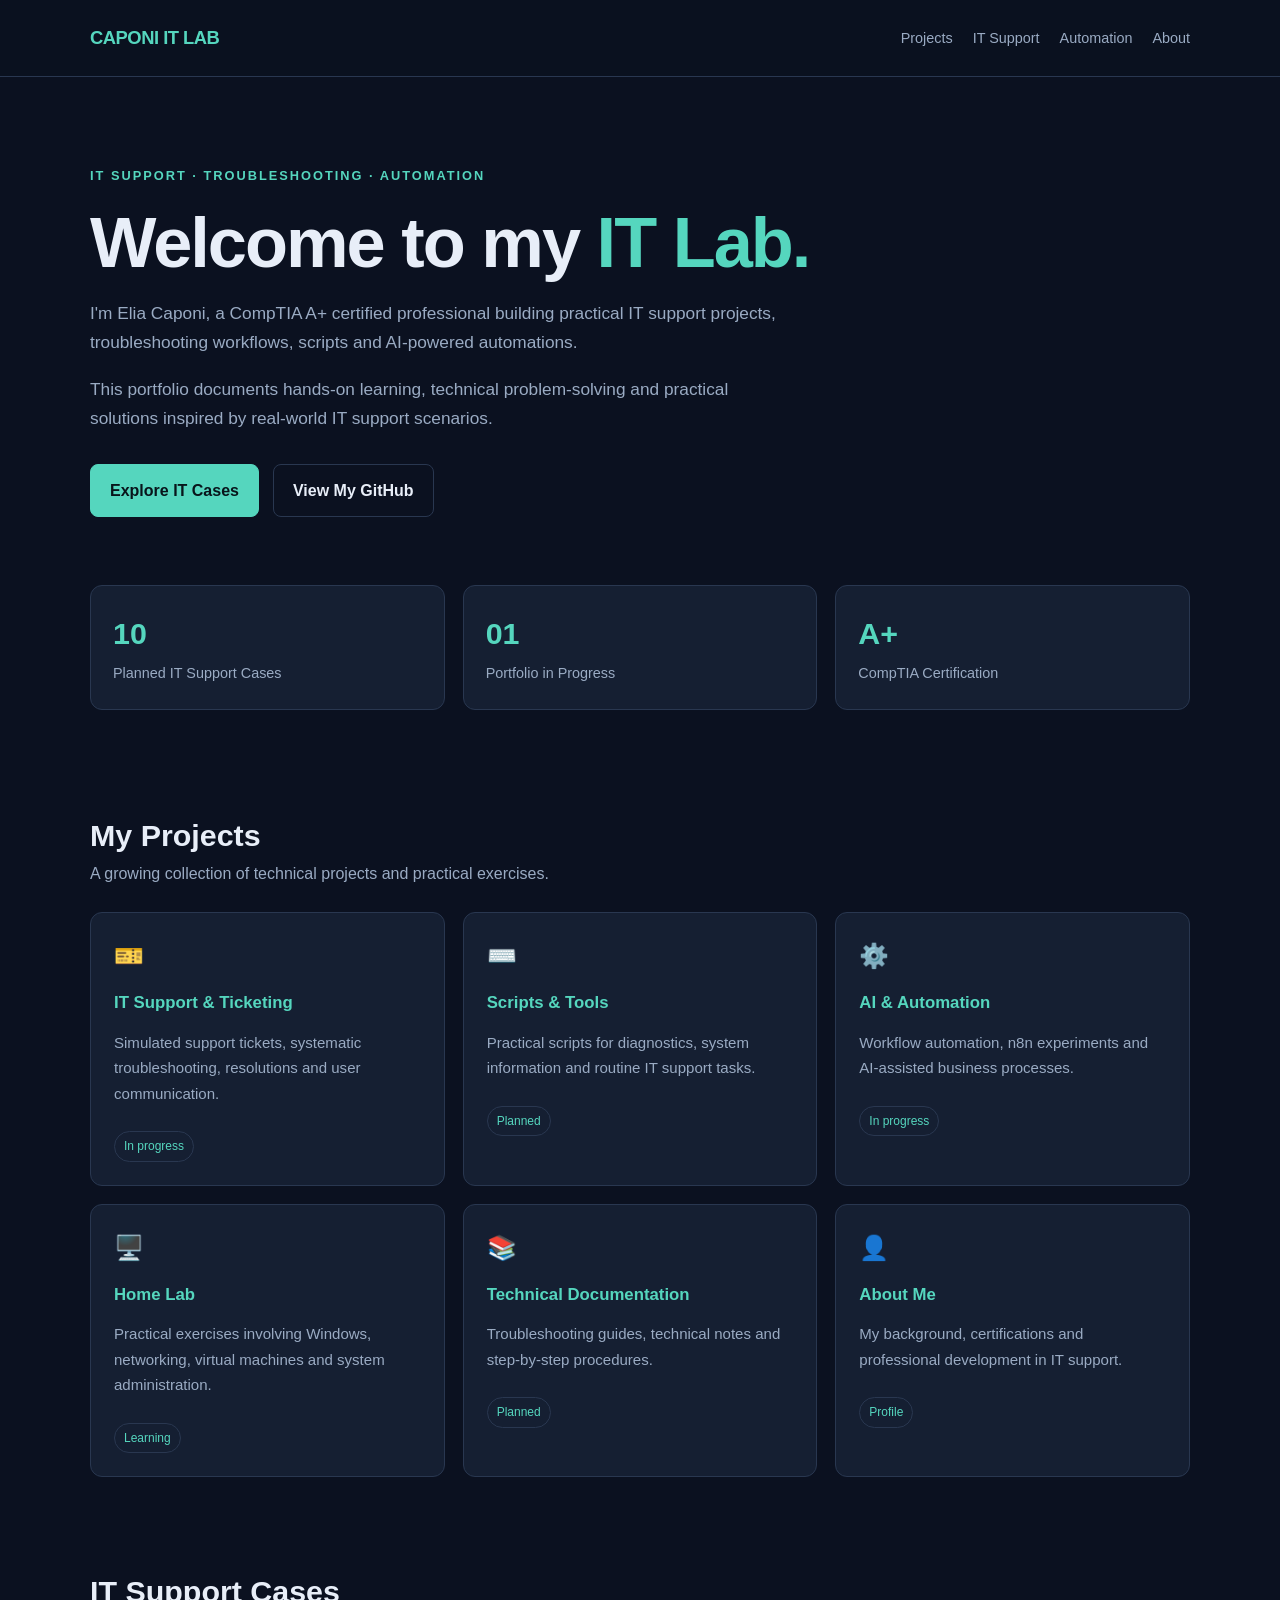
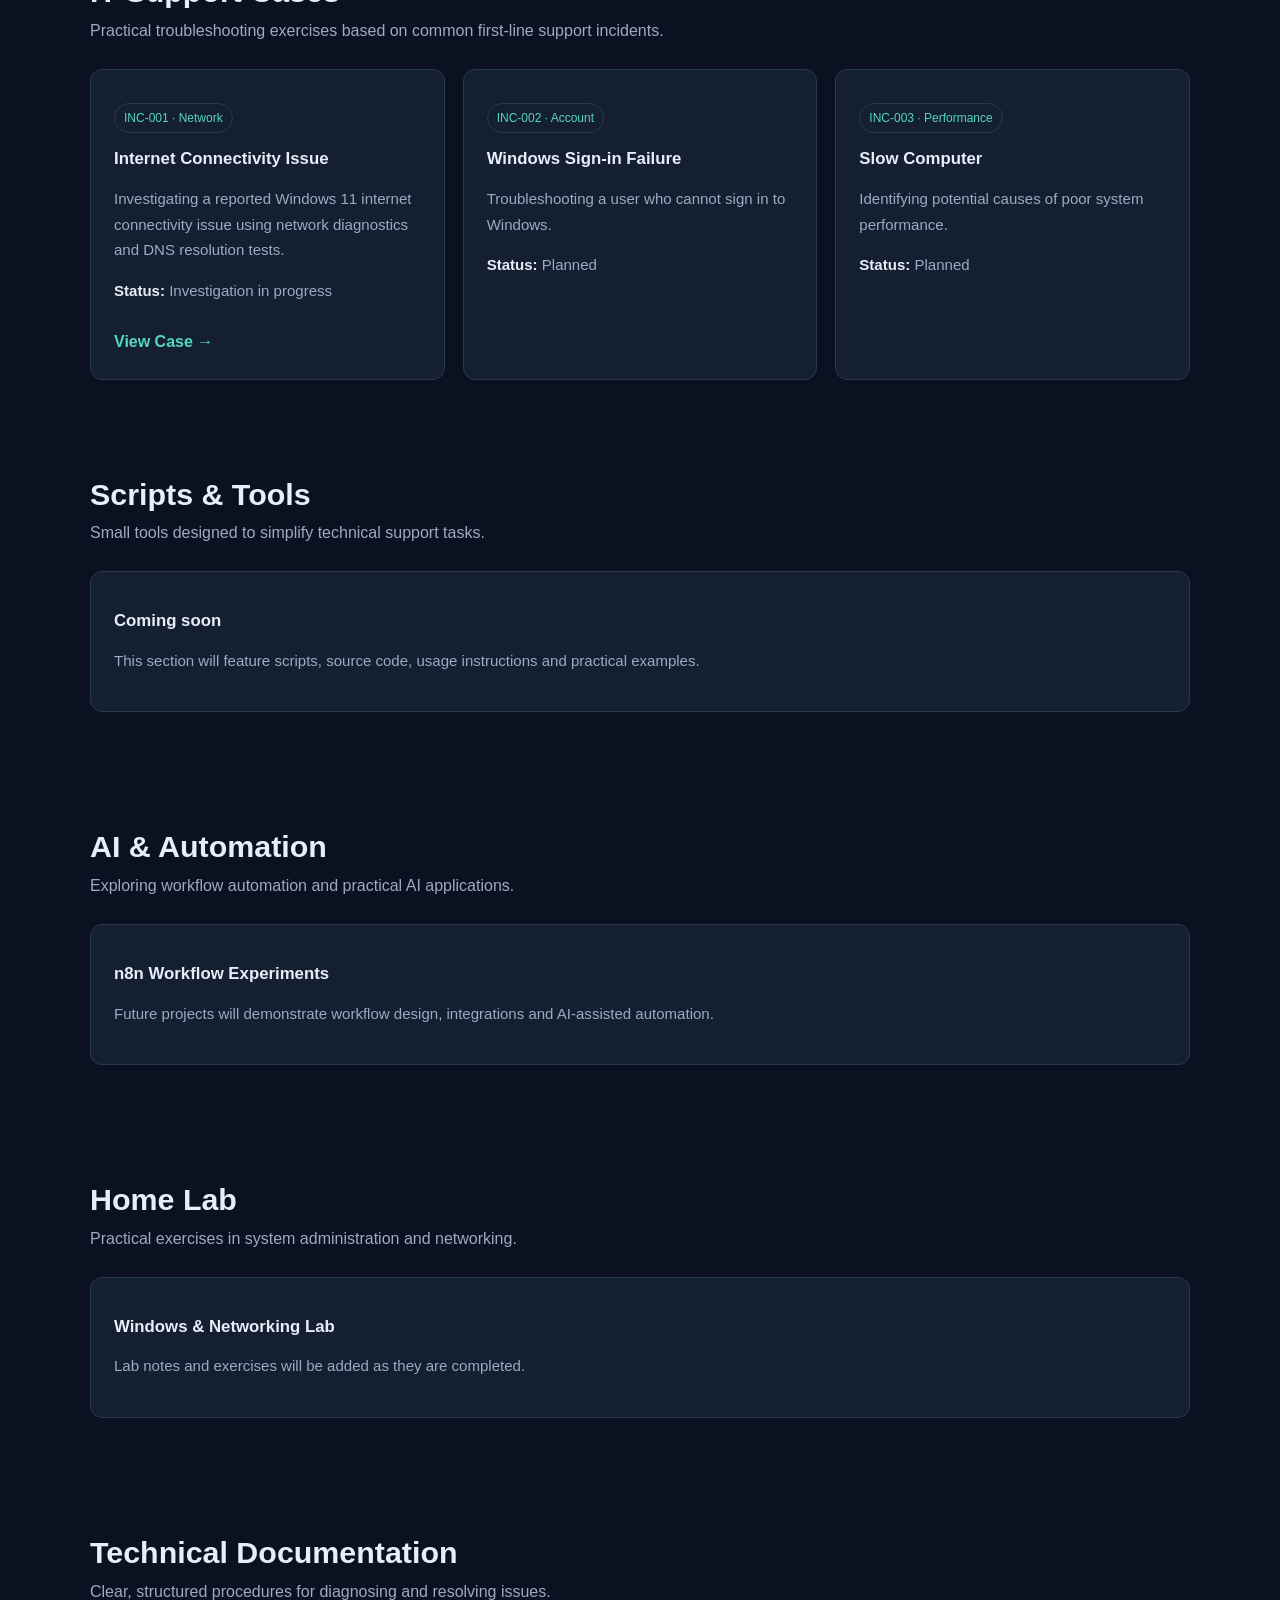
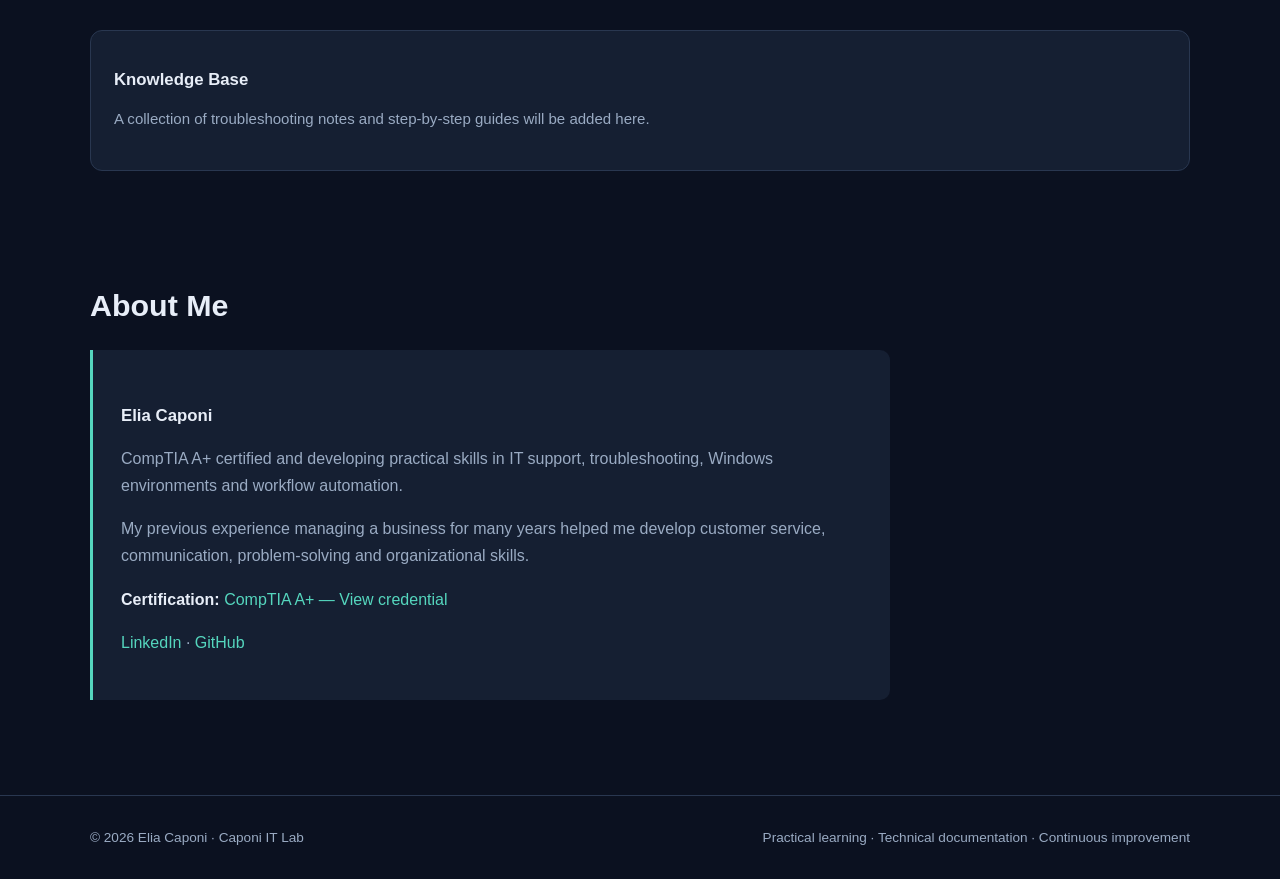
<file: index.html>
<!DOCTYPE html>
<html lang="en">
<head>
    <meta charset="UTF-8">
    <meta name="viewport" content="width=device-width, initial-scale=1.0">
    <meta name="description" content="Elia Caponi's IT Support, troubleshooting, scripting and AI automation portfolio.">
    <title>Caponi IT Lab | IT Support Portfolio</title>
<link rel="stylesheet" href="styles.css">
</head>
<body>

<header>
    <div class="container navbar">
        <a class="brand" href="#">CAPONI<span> IT LAB</span></a>

        <nav aria-label="Main navigation">
            <a href="#projects">Projects</a>
            <a href="#support">IT Support</a>
            <a href="#automation">Automation</a>
            <a href="#about">About</a>
        </nav>
    </div>
</header>

<main>
    <div class="container">

        <section class="hero">
            <div class="eyebrow">IT Support · Troubleshooting · Automation</div>

            <h1>Welcome to my <span>IT Lab.</span></h1>

            <p>
                I'm Elia Caponi, a CompTIA A+ certified professional building
                practical IT support projects, troubleshooting workflows,
                scripts and AI-powered automations.
            </p>

            <p>
                This portfolio documents hands-on learning, technical
                problem-solving and practical solutions inspired by real-world
                IT support scenarios.
            </p>

            <div class="buttons">
                <a class="button primary" href="#support">Explore IT Cases</a>
                <a class="button" href="https://github.com/eliacaponi">
                    View My GitHub
                </a>
            </div>
        </section>

        <div class="stats">
            <div class="stat">
                <strong>10</strong>
                <span>Planned IT Support Cases</span>
            </div>

            <div class="stat">
                <strong>01</strong>
                <span>Portfolio in Progress</span>
            </div>

            <div class="stat">
                <strong>A+</strong>
                <span>CompTIA Certification</span>
            </div>
        </div>

        <section id="projects">
            <div class="section-heading">
                <h2>My Projects</h2>
                <p>A growing collection of technical projects and practical exercises.</p>
            </div>

            <div class="grid">
                <a class="card" href="#support">
                    <div class="icon">🎫</div>
                    <h3>IT Support & Ticketing</h3>
                    <p>
                        Simulated support tickets, systematic troubleshooting,
                        resolutions and user communication.
                    </p>
                    <span class="tag">In progress</span>
                </a>

                <a class="card" href="#scripts">
                    <div class="icon">⌨️</div>
                    <h3>Scripts & Tools</h3>
                    <p>
                        Practical scripts for diagnostics, system information
                        and routine IT support tasks.
                    </p>
                    <span class="tag">Planned</span>
                </a>

                <a class="card" href="#automation">
                    <div class="icon">⚙️</div>
                    <h3>AI & Automation</h3>
                    <p>
                        Workflow automation, n8n experiments and AI-assisted
                        business processes.
                    </p>
                    <span class="tag">In progress</span>
                </a>

                <a class="card" href="#homelab">
                    <div class="icon">🖥️</div>
                    <h3>Home Lab</h3>
                    <p>
                        Practical exercises involving Windows, networking,
                        virtual machines and system administration.
                    </p>
                    <span class="tag">Learning</span>
                </a>

                <a class="card" href="#documentation">
                    <div class="icon">📚</div>
                    <h3>Technical Documentation</h3>
                    <p>
                        Troubleshooting guides, technical notes and
                        step-by-step procedures.
                    </p>
                    <span class="tag">Planned</span>
                </a>

                <a class="card" href="#about">
                    <div class="icon">👤</div>
                    <h3>About Me</h3>
                    <p>
                        My background, certifications and professional
                        development in IT support.
                    </p>
                    <span class="tag">Profile</span>
                </a>
            </div>
        </section>

        <section id="support">
            <div class="section-heading">
                <h2>IT Support Cases</h2>
                <p>
                    Practical troubleshooting exercises based on common
                    first-line support incidents.
                </p>
            </div>

            <div class="grid">
    <article class="card">
    <span class="tag">INC-001 · Network</span>
    <h3>Internet Connectivity Issue</h3>
    <p>
        Investigating a reported Windows 11 internet connectivity
        issue using network diagnostics and DNS resolution tests.
    </p>
    <p><strong>Status:</strong> Investigation in progress</p>
    <a href="cases/INC-001-internet-connectivity.html"
       target="_blank"
       rel="noopener noreferrer"
       style="display: inline-block; margin-top: 10px; color: #55d6be; font-weight: 700;">
        View Case →
    </a>
    </article>
                <article class="card">
                    <span class="tag">INC-002 · Account</span>
                    <h3>Windows Sign-in Failure</h3>
                    <p>
                        Troubleshooting a user who cannot sign in to Windows.
                    </p>
                    <p><strong>Status:</strong> Planned</p>
                </article>

                <article class="card">
                    <span class="tag">INC-003 · Performance</span>
                    <h3>Slow Computer</h3>
                    <p>
                        Identifying potential causes of poor system performance.
                    </p>
                    <p><strong>Status:</strong> Planned</p>
                </article>
            </div>
        </section>

        <section id="scripts">
            <div class="section-heading">
                <h2>Scripts & Tools</h2>
                <p>Small tools designed to simplify technical support tasks.</p>
            </div>

            <div class="card">
                <h3>Coming soon</h3>
                <p>
                    This section will feature scripts, source code,
                    usage instructions and practical examples.
                </p>
            </div>
        </section>

        <section id="automation">
            <div class="section-heading">
                <h2>AI & Automation</h2>
                <p>Exploring workflow automation and practical AI applications.</p>
            </div>

            <div class="card">
                <h3>n8n Workflow Experiments</h3>
                <p>
                    Future projects will demonstrate workflow design,
                    integrations and AI-assisted automation.
                </p>
            </div>
        </section>

        <section id="homelab">
            <div class="section-heading">
                <h2>Home Lab</h2>
                <p>Practical exercises in system administration and networking.</p>
            </div>

            <div class="card">
                <h3>Windows & Networking Lab</h3>
                <p>
                    Lab notes and exercises will be added as they are completed.
                </p>
            </div>
        </section>

        <section id="documentation">
            <div class="section-heading">
                <h2>Technical Documentation</h2>
                <p>Clear, structured procedures for diagnosing and resolving issues.</p>
            </div>

            <div class="card">
                <h3>Knowledge Base</h3>
                <p>
                    A collection of troubleshooting notes and step-by-step guides
                    will be added here.
                </p>
            </div>
        </section>

        <section id="about">
            <div class="section-heading">
                <h2>About Me</h2>
            </div>

            <div class="about">
                <h3>Elia Caponi</h3>
                <p>
                    CompTIA A+ certified and developing practical skills in
                    IT support, troubleshooting, Windows environments and
                    workflow automation.
                </p>
                <p>
                    My previous experience managing a business for many years
                    helped me develop customer service, communication,
                    problem-solving and organizational skills.
                </p>
                <p>
                    <strong>Certification:</strong>
                    <a href="https://www.credly.com/badges/daa41bac-129c-45f1-832a-85e2b6be110d/public_url"
                       target="_blank" rel="noopener noreferrer">
                        CompTIA A+ — View credential
                    </a>
                </p>
                <p>
                    <a href="https://www.linkedin.com/in/elia-caponi/"
                       target="_blank" rel="noopener noreferrer">LinkedIn</a>
                    ·
                    <a href="https://github.com/eliacaponi"
                       target="_blank" rel="noopener noreferrer">GitHub</a>
                </p>
            </div>
        </section>

    </div>
</main>

<footer>
    <div class="container">
        <span>© 2026 Elia Caponi · Caponi IT Lab</span>
        <span>Practical learning · Technical documentation · Continuous improvement</span>
    </div>
</footer>

</body>
</html>
</file>
<file: styles.css>
/* ========================================
   CAPONI IT LAB — SHARED STYLESHEET
   Homepage + IT Support Cases
   ======================================== */

/* 1. Theme */
:root {
    --bg: #0b1120;
    --panel: #151f32;
    --panel-hover: #1c2940;
    --surface: #111a2b;
    --surface-alt: #1b273b;

    --text: #e8eef8;
    --muted: #9aabc3;
    --accent: #55d6be;
    --accent-light: #153a3a;
    --border: #293750;

    --warning: #fbbf24;
    --warning-bg: #332a18;
    --success: #55d6a0;
    --success-bg: #15352d;

    --radius: 12px;
    --content-width: 1100px;
}

/* 2. Reset and base */
* {
    box-sizing: border-box;
}

html {
    scroll-behavior: smooth;
}

body {
    margin: 0;
    padding: 0;
    background: var(--bg);
    color: var(--text);
    font-family: -apple-system, BlinkMacSystemFont, "Segoe UI",
                 Roboto, Helvetica, Arial, sans-serif;
    line-height: 1.7;
}

img {
    max-width: 100%;
    height: auto;
}

a {
    color: var(--accent);
    text-decoration: none;
}

a:hover {
    color: var(--text);
}

p {
    overflow-wrap: break-word;
}

li {
    margin-bottom: 8px;
}

strong {
    color: var(--text);
}

/* 3. Layout */
.container {
    width: min(var(--content-width), 90%);
    margin: 0 auto;
}

main {
    min-width: 0;
}

/* 4. Header and navigation */
header {
    border-bottom: 1px solid var(--border);
    background: rgba(11, 17, 32, 0.96);
}

.navbar {
    min-height: 76px;
    display: flex;
    align-items: center;
    justify-content: space-between;
    gap: 24px;
}

.brand {
    color: var(--accent);
    font-size: 1.15rem;
    font-weight: 750;
    letter-spacing: -0.5px;
}

.brand span {
    color: var(--accent);
}

nav {
    display: flex;
    flex-wrap: wrap;
    gap: 20px;
}

nav a {
    color: var(--muted);
    font-size: 0.9rem;
}

nav a:hover {
    color: var(--accent);
}

/* 5. Typography */
h1 {
    margin: 18px 0;
    font-size: clamp(2rem, 5vw, 3.5rem);
    line-height: 1.15;
    letter-spacing: -1px;
}

h1 span {
    color: var(--accent);
}

h2 {
    margin-top: 0;
    font-size: 1.5rem;
    line-height: 1.3;
}

h3 {
    margin-top: 26px;
    font-size: 1.05rem;
    line-height: 1.4;
}

.subtitle,
.section-heading p {
    color: var(--muted);
}

/* 6. Homepage hero */
.hero {
    padding: 88px 0 68px;
}

.eyebrow {
    color: var(--accent);
    font-size: 0.8rem;
    font-weight: 700;
    letter-spacing: 2px;
    text-transform: uppercase;
}

.hero h1 {
    max-width: 780px;
    font-size: clamp(2.4rem, 6vw, 4.4rem);
    line-height: 1.08;
    letter-spacing: -2px;
}

.hero p {
    max-width: 690px;
    color: var(--muted);
    font-size: 1.08rem;
}

/* 7. Buttons */
.buttons {
    display: flex;
    flex-wrap: wrap;
    gap: 14px;
    margin-top: 30px;
}

.button {
    display: inline-block;
    padding: 12px 19px;
    border: 1px solid var(--border);
    border-radius: 8px;
    color: var(--text);
    font-weight: 650;
    transition: transform 0.2s, background 0.2s;
}

.button.primary {
    background: var(--accent);
    border-color: var(--accent);
    color: #08151b;
}

.button:hover {
    color: var(--text);
    transform: translateY(-2px);
}

.button.primary:hover {
    color: #08151b;
    background: #79e5d2;
}

/* 8. Homepage statistics */
.stats {
    display: grid;
    grid-template-columns: repeat(3, 1fr);
    gap: 18px;
    margin-bottom: 76px;
}

.stat {
    padding: 22px;
    background: var(--panel);
    border: 1px solid var(--border);
    border-radius: var(--radius);
}

.stat strong {
    display: block;
    color: var(--accent);
    font-size: 1.9rem;
}

.stat span {
    color: var(--muted);
    font-size: 0.9rem;
}

/* 9. Sections and homepage cards */
section {
    padding: 30px 0 65px;
    scroll-margin-top: 25px;
}

.section-heading {
    margin-bottom: 25px;
}

.section-heading h2 {
    margin-bottom: 5px;
    font-size: 1.9rem;
}

.section-heading p {
    margin-top: 0;
}

.grid {
    display: grid;
    grid-template-columns: repeat(3, minmax(0, 1fr));
    gap: 18px;
}

.card {
    min-width: 0;
    margin: 20px 0;
    padding: 23px;
    background: var(--panel);
    border: 1px solid var(--border);
    border-radius: var(--radius);
    transition: background 0.2s, transform 0.2s;
}

.grid .card {
    margin: 0;
}

.card:hover {
    background: var(--panel-hover);
}

.grid a.card:hover {
    transform: translateY(-3px);
}

.card h3 {
    margin: 14px 0 8px;
}

.card p {
    color: var(--muted);
    font-size: 0.94rem;
}

.icon {
    font-size: 1.5rem;
}

/* 10. Tags and status badges */
.tag {
    display: inline-block;
    margin-top: 10px;
    padding: 4px 9px;
    border: 1px solid var(--border);
    border-radius: 20px;
    color: var(--accent);
    font-size: 0.75rem;
}

.badge {
    display: inline-block;
    padding: 3px 10px;
    border: 1px solid transparent;
    border-radius: 999px;
    font-size: 0.8rem;
    font-weight: 700;
}

.badge-warning {
    color: var(--warning);
    background: var(--warning-bg);
    border-color: #6b4b1d;
}

.badge-success {
    color: var(--success);
    background: var(--success-bg);
    border-color: #245b47;
}

/* 11. About section */
.about {
    max-width: 800px;
    padding: 28px;
    border-left: 3px solid var(--accent);
    background: var(--panel);
    border-radius: 0 10px 10px 0;
}

.about p {
    color: var(--muted);
}

/* 12. IT case metadata */
.metadata {
    display: grid;
    grid-template-columns: repeat(auto-fit, minmax(180px, 1fr));
    gap: 16px;
}

.metadata-item {
    min-width: 0;
    padding: 12px;
    background: var(--surface-alt);
    border: 1px solid var(--border);
    border-radius: 8px;
    overflow-wrap: anywhere;
}

.metadata-label {
    display: block;
    margin-bottom: 3px;
    color: var(--muted);
    font-size: 0.82rem;
}

/* 13. Findings, notices and results */
.notice {
    padding: 16px;
    border-left: 4px solid var(--warning);
    background: var(--warning-bg);
    border-radius: 6px;
}

.finding {
    margin-top: 12px;
    padding: 14px 16px;
    background: var(--accent-light);
    border: 1px solid var(--border);
    border-radius: 8px;
}

/* 14. Code and terminal output */
code {
    padding: 2px 6px;
    background: var(--surface-alt);
    border: 1px solid var(--border);
    border-radius: 4px;
    font-family: Consolas, Monaco, monospace;
    font-size: 0.9em;
    overflow-wrap: anywhere;
}

pre {
    max-width: 100%;
    padding: 14px;
    overflow-x: auto;
    background: #070d18;
    color: #e2e8f0;
    border: 1px solid var(--border);
    border-radius: 8px;
}

pre code {
    padding: 0;
    color: inherit;
    background: none;
    border: 0;
    overflow-wrap: normal;
}

/* 15. Footer */
footer {
    margin-top: 30px;
    padding: 30px 0;
    border-top: 1px solid var(--border);
    color: var(--muted);
    font-size: 0.85rem;
}

footer .container {
    display: flex;
    flex-wrap: wrap;
    justify-content: space-between;
    gap: 15px;
}

footer a {
    color: var(--accent);
}

/* 16. Responsive layout */
@media (max-width: 760px) {
    .container {
        width: 92%;
    }

    .navbar {
        padding: 18px 0;
        align-items: flex-start;
        flex-direction: column;
    }

    nav {
        gap: 12px;
    }

    .hero {
        padding-top: 60px;
    }

    .stats {
        grid-template-columns: 1fr;
        margin-bottom: 45px;
    }

    .grid {
        grid-template-columns: 1fr;
    }

    .metadata {
        grid-template-columns: 1fr;
    }

    .card {
        padding: 20px;
    }
}

@media (max-width: 480px) {
    h1 {
        font-size: 2rem;
        letter-spacing: -0.5px;
    }

    .hero h1 {
        font-size: 2.4rem;
        letter-spacing: -1px;
    }

    .buttons {
        flex-direction: column;
        align-items: flex-start;
    }

    .button {
        max-width: 100%;
    }

    pre {
        padding: 10px;
        font-size: 0.82rem;
    }
}
</file>
